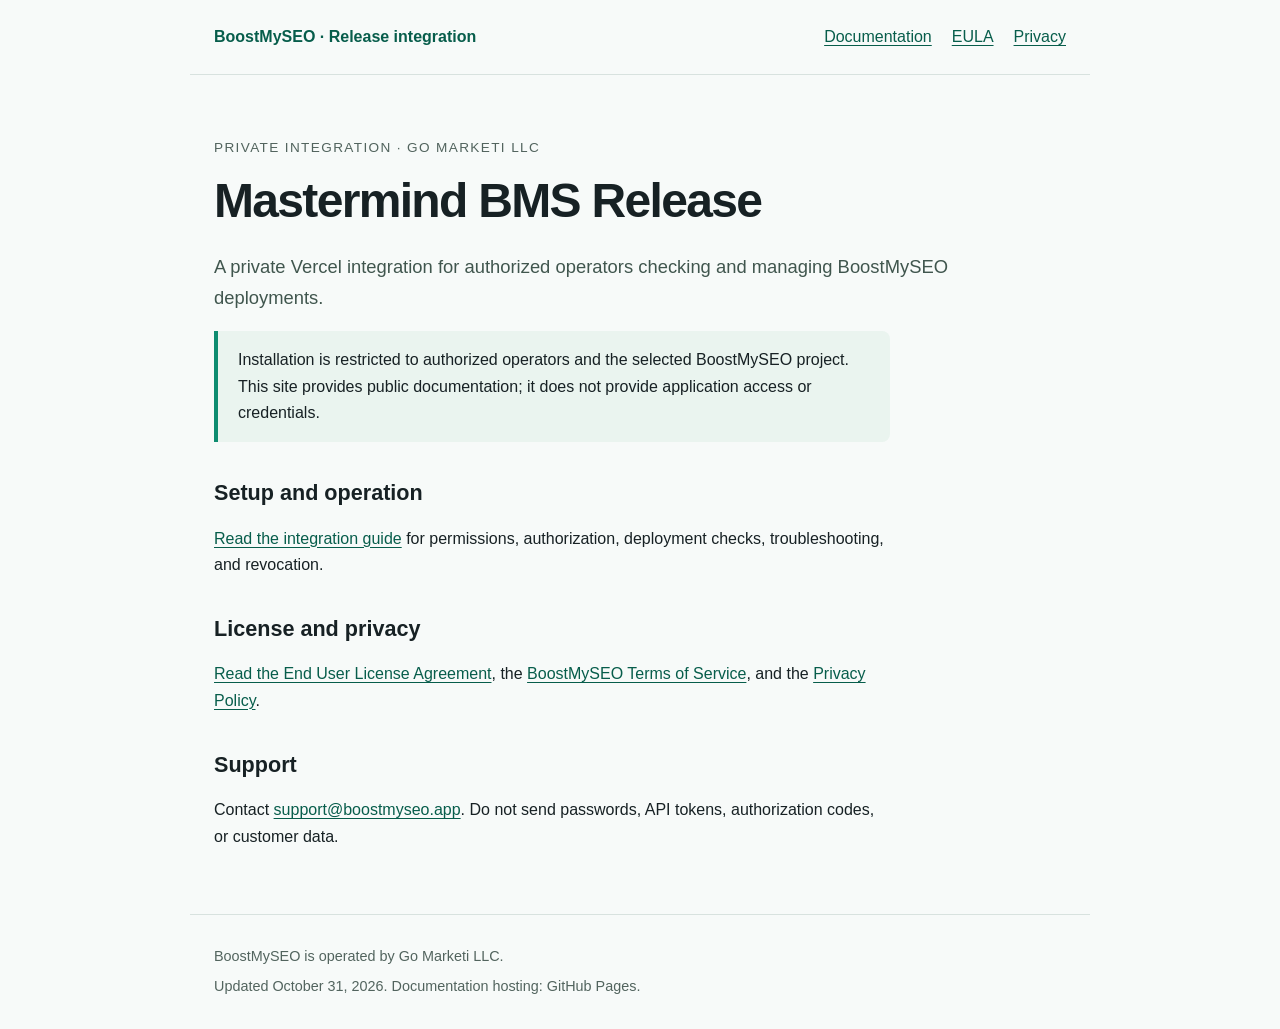
<file: index.html>
<!doctype html>
<html lang="en"><head><meta charset="utf-8"><meta name="viewport" content="width=device-width,initial-scale=1"><meta name="robots" content="noindex,nofollow"><title>Mastermind BMS Release — Integration</title><meta name="description" content="Documentation and license terms for the private Mastermind BMS Release integration for BoostMySEO."><link rel="stylesheet" href="styles.css"></head><body>
<a class="skip" href="#main">Skip to content</a><header><a href="./">BoostMySEO · Release integration</a><nav aria-label="Main navigation"><a href="docs/">Documentation</a><a href="eula/">EULA</a><a href="https://www.boostmyseo.app/privacy">Privacy</a></nav></header>
<main id="main"><p class="eyebrow">Private integration · Go Marketi LLC</p><h1>Mastermind BMS Release</h1><p class="lead">A private Vercel integration for authorized operators checking and managing BoostMySEO deployments.</p><p class="note">Installation is restricted to authorized operators and the selected BoostMySEO project. This site provides public documentation; it does not provide application access or credentials.</p><h2>Setup and operation</h2><p><a href="docs/">Read the integration guide</a> for permissions, authorization, deployment checks, troubleshooting, and revocation.</p><h2>License and privacy</h2><p><a href="eula/">Read the End User License Agreement</a>, the <a href="https://www.boostmyseo.app/terms">BoostMySEO Terms of Service</a>, and the <a href="https://www.boostmyseo.app/privacy">Privacy Policy</a>.</p><h2>Support</h2><p>Contact <a href="mailto:support@boostmyseo.app">support@boostmyseo.app</a>. Do not send passwords, API tokens, authorization codes, or customer data.</p></main>
<footer><p>BoostMySEO is operated by Go Marketi LLC.</p><p>Updated October 31, 2026. Documentation hosting: GitHub Pages.</p></footer></body></html>
</file>
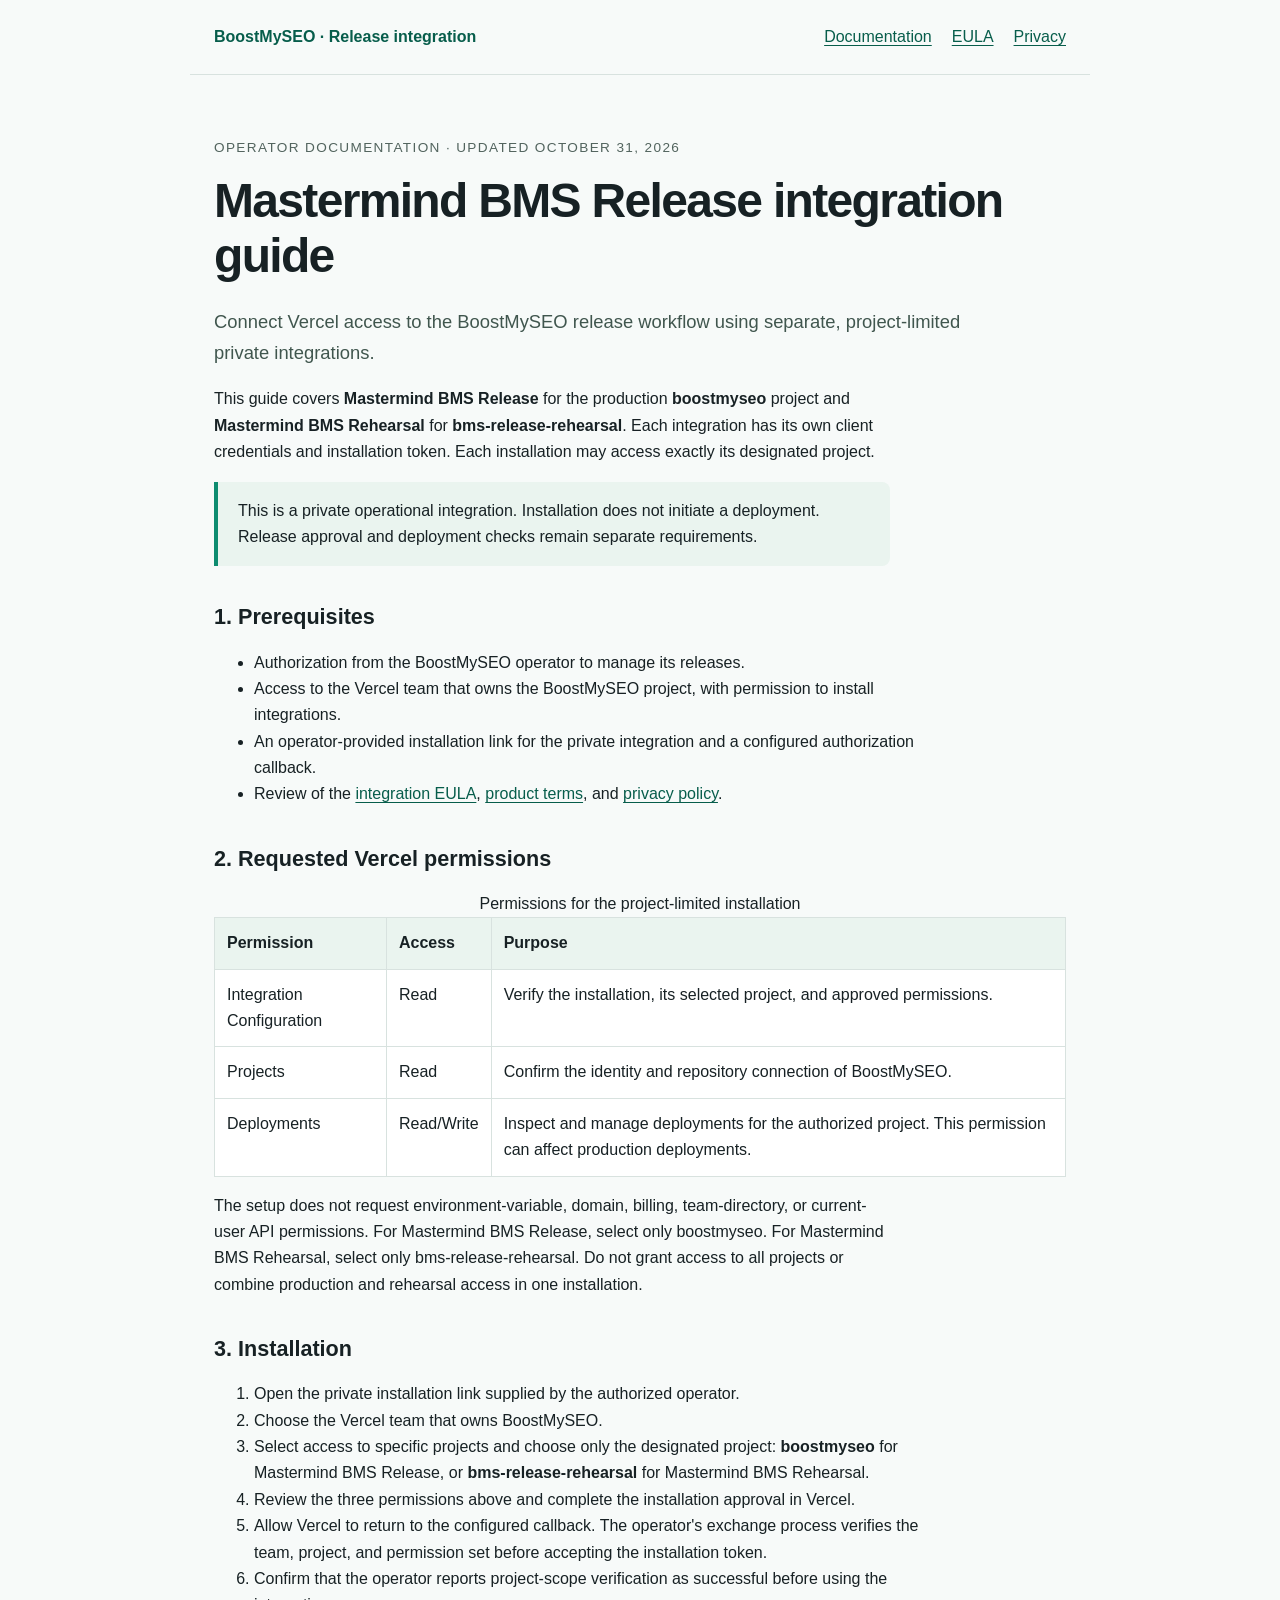
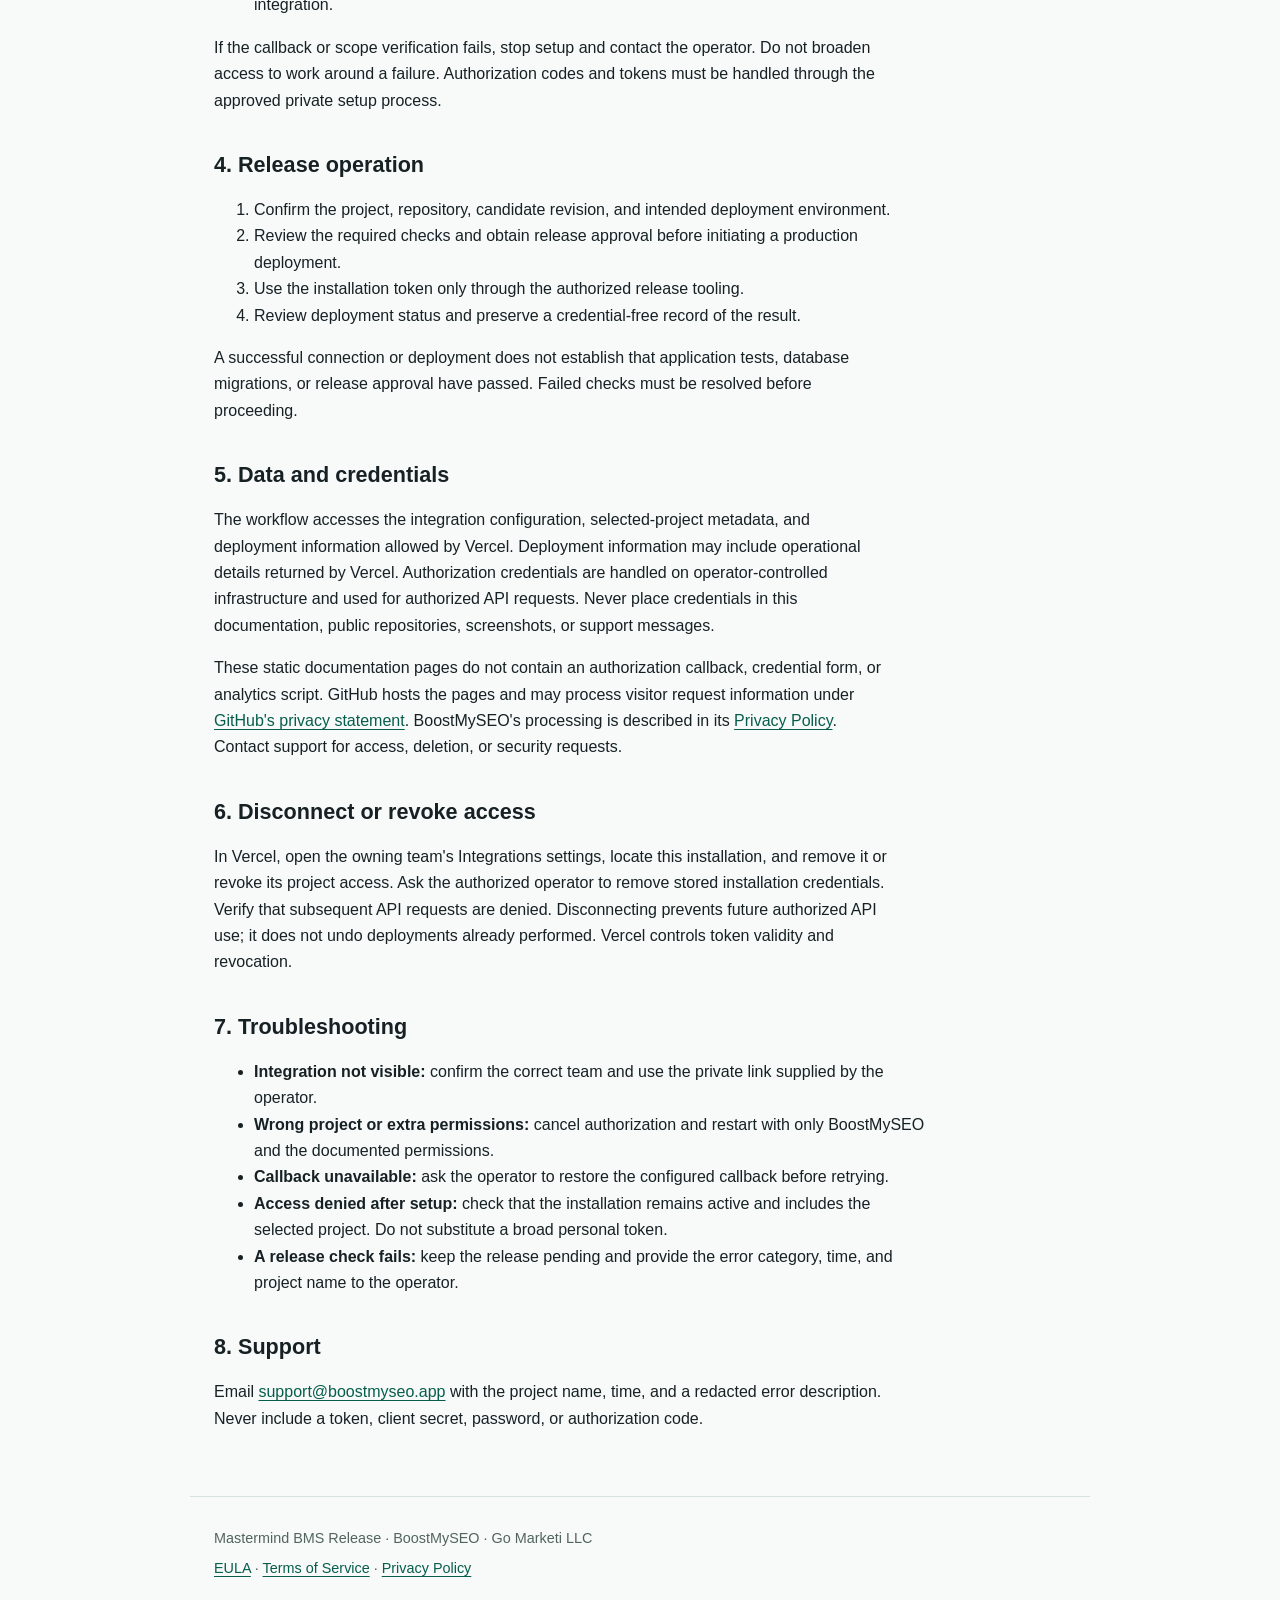
<file: docs/index.html>
<!doctype html>
<html lang="en"><head><meta charset="utf-8"><meta name="viewport" content="width=device-width,initial-scale=1"><meta name="robots" content="noindex,nofollow"><title>Integration Documentation — Mastermind BMS Release</title><meta name="description" content="Installation, permissions, operation and revocation guide for the private BoostMySEO release integration."><link rel="stylesheet" href="../styles.css"></head><body>
<a class="skip" href="#main">Skip to content</a><header><a href="../">BoostMySEO · Release integration</a><nav aria-label="Main navigation"><a href="./" aria-current="page">Documentation</a><a href="../eula/">EULA</a><a href="https://www.boostmyseo.app/privacy">Privacy</a></nav></header>
<main id="main"><p class="eyebrow">Operator documentation · Updated October 31, 2026</p><h1>Mastermind BMS Release integration guide</h1><p class="lead">Connect Vercel access to the BoostMySEO release workflow using separate, project-limited private integrations.</p><p>This guide covers <strong>Mastermind BMS Release</strong> for the production <strong>boostmyseo</strong> project and <strong>Mastermind BMS Rehearsal</strong> for <strong>bms-release-rehearsal</strong>. Each integration has its own client credentials and installation token. Each installation may access exactly its designated project.</p><p class="note">This is a private operational integration. Installation does not initiate a deployment. Release approval and deployment checks remain separate requirements.</p>
<h2>1. Prerequisites</h2><ul><li>Authorization from the BoostMySEO operator to manage its releases.</li><li>Access to the Vercel team that owns the BoostMySEO project, with permission to install integrations.</li><li>An operator-provided installation link for the private integration and a configured authorization callback.</li><li>Review of the <a href="../eula/">integration EULA</a>, <a href="https://www.boostmyseo.app/terms">product terms</a>, and <a href="https://www.boostmyseo.app/privacy">privacy policy</a>.</li></ul>
<h2>2. Requested Vercel permissions</h2><table><caption>Permissions for the project-limited installation</caption><thead><tr><th scope="col">Permission</th><th scope="col">Access</th><th scope="col">Purpose</th></tr></thead><tbody><tr><td>Integration Configuration</td><td>Read</td><td>Verify the installation, its selected project, and approved permissions.</td></tr><tr><td>Projects</td><td>Read</td><td>Confirm the identity and repository connection of BoostMySEO.</td></tr><tr><td>Deployments</td><td>Read/Write</td><td>Inspect and manage deployments for the authorized project. This permission can affect production deployments.</td></tr></tbody></table><p>The setup does not request environment-variable, domain, billing, team-directory, or current-user API permissions. For Mastermind BMS Release, select only boostmyseo. For Mastermind BMS Rehearsal, select only bms-release-rehearsal. Do not grant access to all projects or combine production and rehearsal access in one installation.</p>
<h2>3. Installation</h2><ol><li>Open the private installation link supplied by the authorized operator.</li><li>Choose the Vercel team that owns BoostMySEO.</li><li>Select access to specific projects and choose only the designated project: <strong>boostmyseo</strong> for Mastermind BMS Release, or <strong>bms-release-rehearsal</strong> for Mastermind BMS Rehearsal.</li><li>Review the three permissions above and complete the installation approval in Vercel.</li><li>Allow Vercel to return to the configured callback. The operator's exchange process verifies the team, project, and permission set before accepting the installation token.</li><li>Confirm that the operator reports project-scope verification as successful before using the integration.</li></ol><p>If the callback or scope verification fails, stop setup and contact the operator. Do not broaden access to work around a failure. Authorization codes and tokens must be handled through the approved private setup process.</p>
<h2>4. Release operation</h2><ol><li>Confirm the project, repository, candidate revision, and intended deployment environment.</li><li>Review the required checks and obtain release approval before initiating a production deployment.</li><li>Use the installation token only through the authorized release tooling.</li><li>Review deployment status and preserve a credential-free record of the result.</li></ol><p>A successful connection or deployment does not establish that application tests, database migrations, or release approval have passed. Failed checks must be resolved before proceeding.</p>
<h2>5. Data and credentials</h2><p>The workflow accesses the integration configuration, selected-project metadata, and deployment information allowed by Vercel. Deployment information may include operational details returned by Vercel. Authorization credentials are handled on operator-controlled infrastructure and used for authorized API requests. Never place credentials in this documentation, public repositories, screenshots, or support messages.</p><p>These static documentation pages do not contain an authorization callback, credential form, or analytics script. GitHub hosts the pages and may process visitor request information under <a href="https://docs.github.com/en/site-policy/privacy-policies/github-general-privacy-statement">GitHub's privacy statement</a>. BoostMySEO's processing is described in its <a href="https://www.boostmyseo.app/privacy">Privacy Policy</a>. Contact support for access, deletion, or security requests.</p>
<h2>6. Disconnect or revoke access</h2><p>In Vercel, open the owning team's Integrations settings, locate this installation, and remove it or revoke its project access. Ask the authorized operator to remove stored installation credentials. Verify that subsequent API requests are denied. Disconnecting prevents future authorized API use; it does not undo deployments already performed. Vercel controls token validity and revocation.</p>
<h2>7. Troubleshooting</h2><ul><li><strong>Integration not visible:</strong> confirm the correct team and use the private link supplied by the operator.</li><li><strong>Wrong project or extra permissions:</strong> cancel authorization and restart with only BoostMySEO and the documented permissions.</li><li><strong>Callback unavailable:</strong> ask the operator to restore the configured callback before retrying.</li><li><strong>Access denied after setup:</strong> check that the installation remains active and includes the selected project. Do not substitute a broad personal token.</li><li><strong>A release check fails:</strong> keep the release pending and provide the error category, time, and project name to the operator.</li></ul>
<h2>8. Support</h2><p>Email <a href="mailto:support@boostmyseo.app">support@boostmyseo.app</a> with the project name, time, and a redacted error description. Never include a token, client secret, password, or authorization code.</p></main>
<footer><p>Mastermind BMS Release · BoostMySEO · Go Marketi LLC</p><p><a href="../eula/">EULA</a> · <a href="https://www.boostmyseo.app/terms">Terms of Service</a> · <a href="https://www.boostmyseo.app/privacy">Privacy Policy</a></p></footer></body></html>
</file>
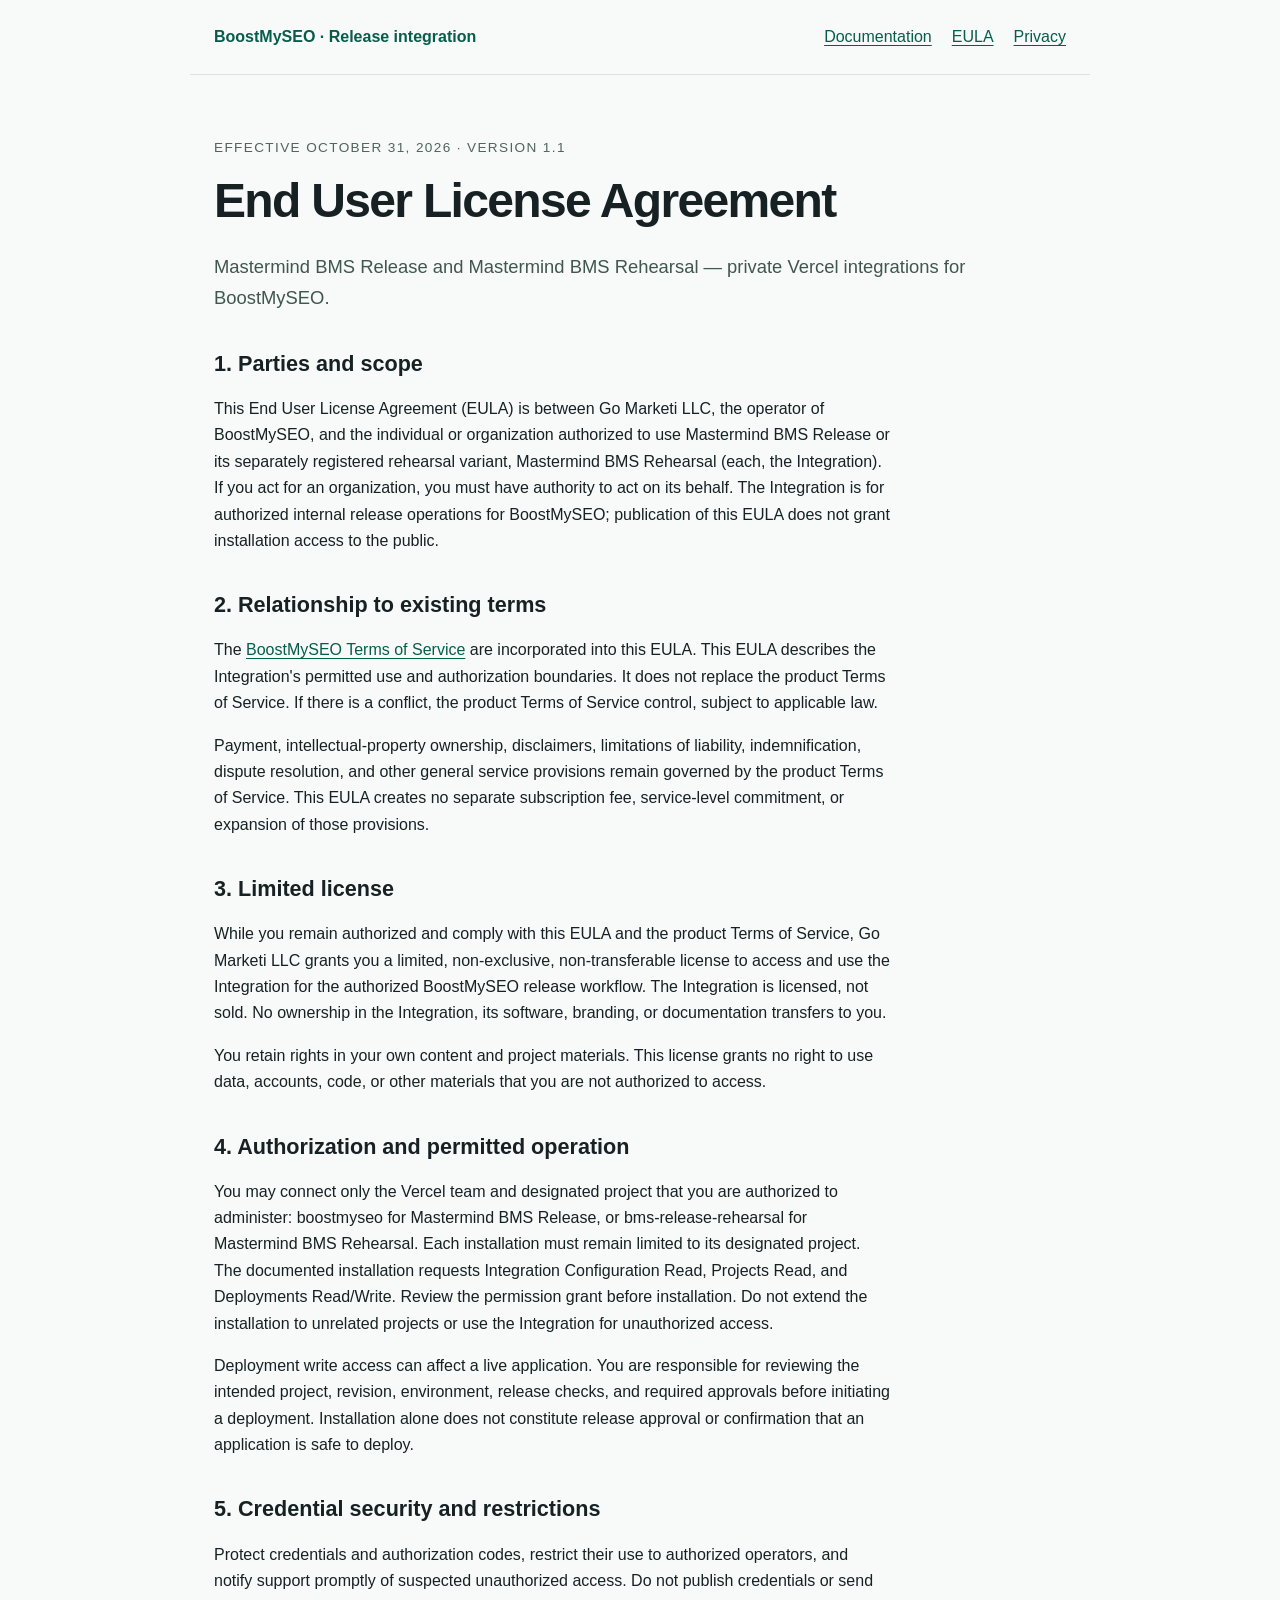
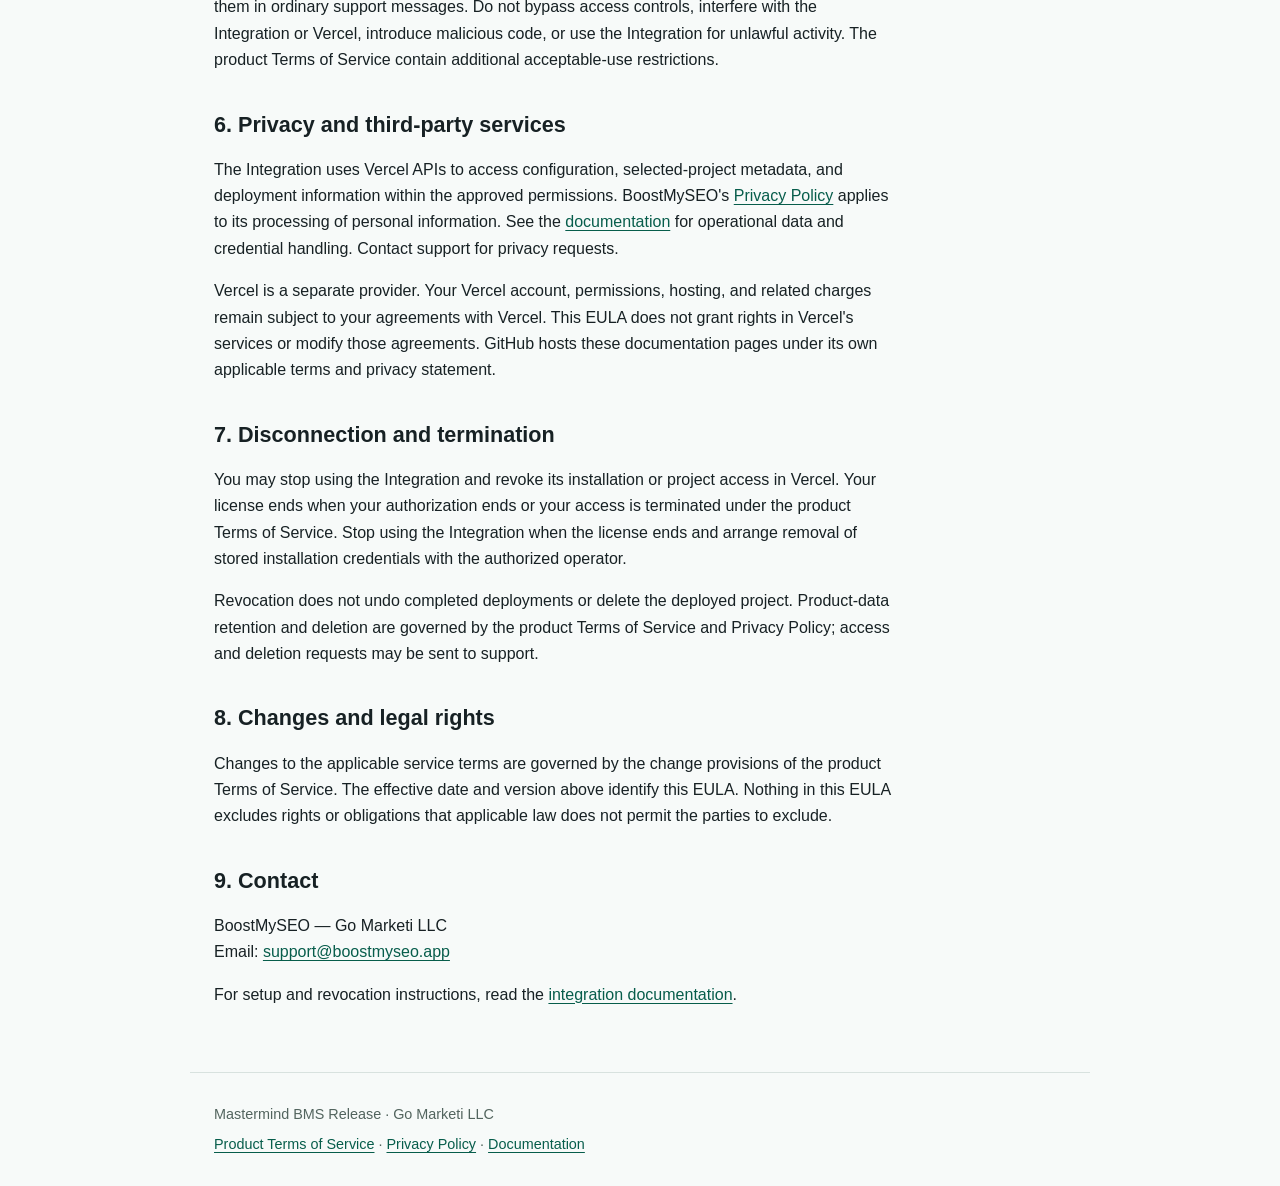
<file: eula/index.html>
<!doctype html>
<html lang="en"><head><meta charset="utf-8"><meta name="viewport" content="width=device-width,initial-scale=1"><meta name="robots" content="noindex,nofollow"><title>End User License Agreement — Mastermind BMS Release</title><meta name="description" content="License terms for authorized internal use of the private BoostMySEO Vercel release integration."><link rel="stylesheet" href="../styles.css"></head><body>
<a class="skip" href="#main">Skip to content</a><header><a href="../">BoostMySEO · Release integration</a><nav aria-label="Main navigation"><a href="../docs/">Documentation</a><a href="./" aria-current="page">EULA</a><a href="https://www.boostmyseo.app/privacy">Privacy</a></nav></header>
<main id="main"><p class="eyebrow">Effective October 31, 2026 · Version 1.1</p><h1>End User License Agreement</h1><p class="lead">Mastermind BMS Release and Mastermind BMS Rehearsal — private Vercel integrations for BoostMySEO.</p>
<h2>1. Parties and scope</h2><p>This End User License Agreement (EULA) is between Go Marketi LLC, the operator of BoostMySEO, and the individual or organization authorized to use Mastermind BMS Release or its separately registered rehearsal variant, Mastermind BMS Rehearsal (each, the Integration). If you act for an organization, you must have authority to act on its behalf. The Integration is for authorized internal release operations for BoostMySEO; publication of this EULA does not grant installation access to the public.</p>
<h2>2. Relationship to existing terms</h2><p>The <a href="https://www.boostmyseo.app/terms">BoostMySEO Terms of Service</a> are incorporated into this EULA. This EULA describes the Integration's permitted use and authorization boundaries. It does not replace the product Terms of Service. If there is a conflict, the product Terms of Service control, subject to applicable law.</p><p>Payment, intellectual-property ownership, disclaimers, limitations of liability, indemnification, dispute resolution, and other general service provisions remain governed by the product Terms of Service. This EULA creates no separate subscription fee, service-level commitment, or expansion of those provisions.</p>
<h2>3. Limited license</h2><p>While you remain authorized and comply with this EULA and the product Terms of Service, Go Marketi LLC grants you a limited, non-exclusive, non-transferable license to access and use the Integration for the authorized BoostMySEO release workflow. The Integration is licensed, not sold. No ownership in the Integration, its software, branding, or documentation transfers to you.</p><p>You retain rights in your own content and project materials. This license grants no right to use data, accounts, code, or other materials that you are not authorized to access.</p>
<h2>4. Authorization and permitted operation</h2><p>You may connect only the Vercel team and designated project that you are authorized to administer: boostmyseo for Mastermind BMS Release, or bms-release-rehearsal for Mastermind BMS Rehearsal. Each installation must remain limited to its designated project. The documented installation requests Integration Configuration Read, Projects Read, and Deployments Read/Write. Review the permission grant before installation. Do not extend the installation to unrelated projects or use the Integration for unauthorized access.</p><p>Deployment write access can affect a live application. You are responsible for reviewing the intended project, revision, environment, release checks, and required approvals before initiating a deployment. Installation alone does not constitute release approval or confirmation that an application is safe to deploy.</p>
<h2>5. Credential security and restrictions</h2><p>Protect credentials and authorization codes, restrict their use to authorized operators, and notify support promptly of suspected unauthorized access. Do not publish credentials or send them in ordinary support messages. Do not bypass access controls, interfere with the Integration or Vercel, introduce malicious code, or use the Integration for unlawful activity. The product Terms of Service contain additional acceptable-use restrictions.</p>
<h2>6. Privacy and third-party services</h2><p>The Integration uses Vercel APIs to access configuration, selected-project metadata, and deployment information within the approved permissions. BoostMySEO's <a href="https://www.boostmyseo.app/privacy">Privacy Policy</a> applies to its processing of personal information. See the <a href="../docs/#main">documentation</a> for operational data and credential handling. Contact support for privacy requests.</p><p>Vercel is a separate provider. Your Vercel account, permissions, hosting, and related charges remain subject to your agreements with Vercel. This EULA does not grant rights in Vercel's services or modify those agreements. GitHub hosts these documentation pages under its own applicable terms and privacy statement.</p>
<h2>7. Disconnection and termination</h2><p>You may stop using the Integration and revoke its installation or project access in Vercel. Your license ends when your authorization ends or your access is terminated under the product Terms of Service. Stop using the Integration when the license ends and arrange removal of stored installation credentials with the authorized operator.</p><p>Revocation does not undo completed deployments or delete the deployed project. Product-data retention and deletion are governed by the product Terms of Service and Privacy Policy; access and deletion requests may be sent to support.</p>
<h2>8. Changes and legal rights</h2><p>Changes to the applicable service terms are governed by the change provisions of the product Terms of Service. The effective date and version above identify this EULA. Nothing in this EULA excludes rights or obligations that applicable law does not permit the parties to exclude.</p>
<h2>9. Contact</h2><p>BoostMySEO — Go Marketi LLC<br>Email: <a href="mailto:support@boostmyseo.app">support@boostmyseo.app</a></p><p>For setup and revocation instructions, read the <a href="../docs/">integration documentation</a>.</p></main>
<footer><p>Mastermind BMS Release · Go Marketi LLC</p><p><a href="https://www.boostmyseo.app/terms">Product Terms of Service</a> · <a href="https://www.boostmyseo.app/privacy">Privacy Policy</a> · <a href="../docs/">Documentation</a></p></footer></body></html>
</file>
<file: styles.css>
:root{font-family:Arial,Helvetica,sans-serif;color:#172124;background:#f7faf9;line-height:1.65;font-synthesis:none}*{box-sizing:border-box}body{margin:0}header,main,footer{max-width:900px;margin:auto;padding:24px}header{display:flex;justify-content:space-between;gap:20px;flex-wrap:wrap;border-bottom:1px solid #d8e2df}nav{display:flex;gap:20px;flex-wrap:wrap}a{color:#075d4b;text-underline-offset:3px}a:focus-visible{outline:3px solid #0e8c70;outline-offset:4px}header>a{font-weight:700;text-decoration:none}main{padding-top:48px;padding-bottom:48px}h1{font-size:clamp(2rem,5vw,3rem);line-height:1.15;margin:12px 0 24px;letter-spacing:-.035em}h2{font-size:1.35rem;margin-top:36px;line-height:1.35}p,li{max-width:76ch}.eyebrow{font-size:.85rem;text-transform:uppercase;letter-spacing:.1em;color:#52645e}.lead{font-size:1.15rem;color:#40564e}.note{border-left:4px solid #0e8c70;padding:16px 20px;background:#eaf4ef;border-radius:0 8px 8px 0}table{width:100%;border-collapse:collapse;background:white}th,td{text-align:left;vertical-align:top;padding:12px;border:1px solid #d8e2df}th{background:#eaf4ef}footer{border-top:1px solid #d8e2df;color:#52645e;font-size:.9rem}footer p{margin:6px 0}.skip{position:absolute;top:-100px;left:16px;background:white;padding:8px}.skip:focus{top:8px}@media(max-width:600px){header,main,footer{padding:20px}main{padding-top:32px}table{font-size:.9rem}td,th{padding:8px}}
</file>
